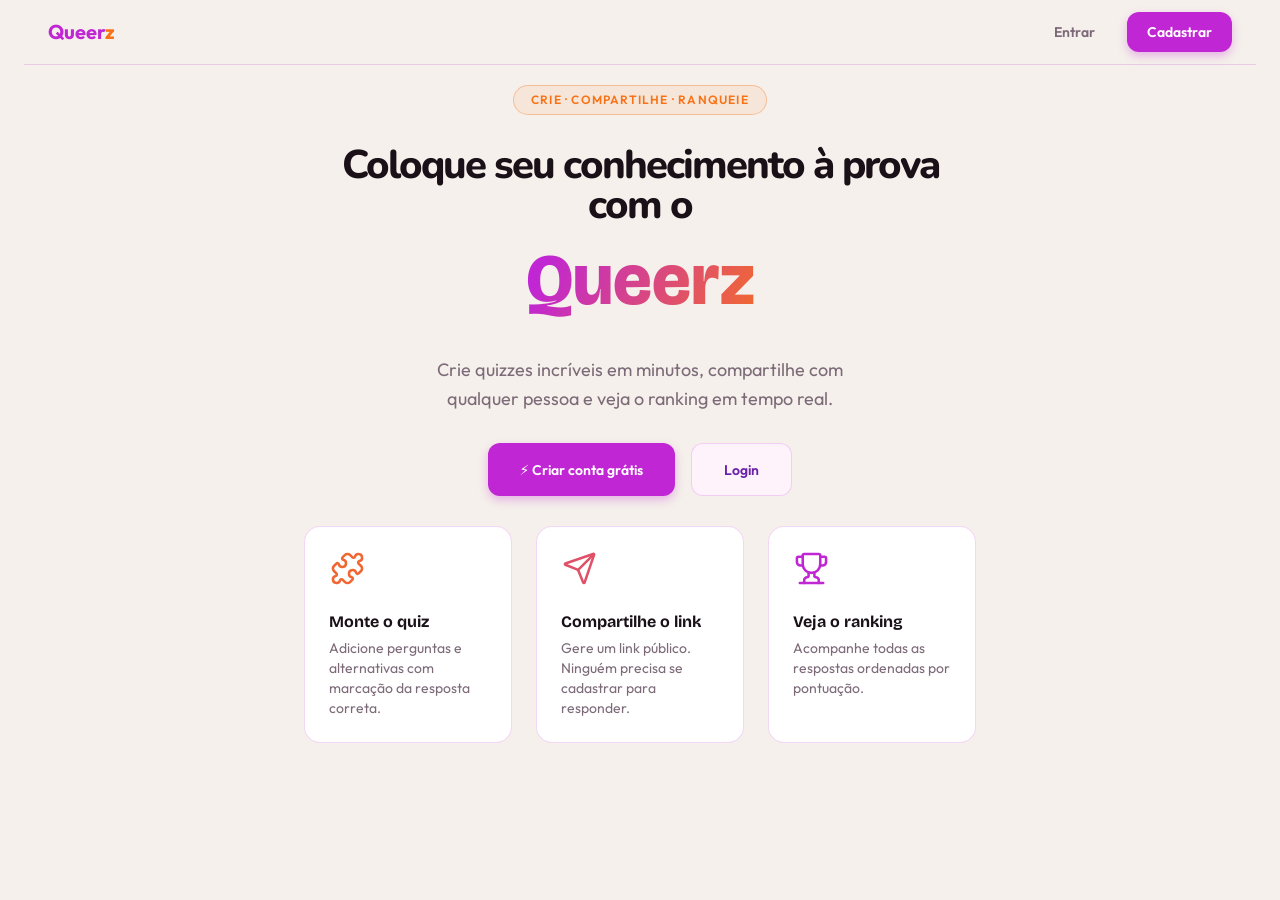
<file: demo/src/main/resources/statics/index.html>
<!DOCTYPE html>
<html lang="pt-BR">
<head>
  <meta charset="UTF-8" />
  <meta name="viewport" content="width=device-width, initial-scale=1" />
  <title>Queerz — Crie, compartilhe e ranqueie</title>
  <link rel="preconnect" href="https://fonts.googleapis.com" />
  <link rel="preconnect" href="https://fonts.gstatic.com" crossorigin />
  <link
    href="https://fonts.googleapis.com/css2?family=Bricolage+Grotesque:opsz,wght@12..96,700;12..96,800&family=Nunito:wght@700;800&family=Outfit:wght@400;500;600;700&display=swap"
    rel="stylesheet"
  />
  <link rel="stylesheet" href="css/styles.css" />
</head>
<body>
  <div class="app">
    <header class="navbar">
      <a class="logo" href="index.html" aria-label="Queerz — página inicial">Queer<span>z</span></a>
      <nav class="navbar__actions" aria-label="Principal">
        <a class="btn btn--ghost" href="login.html">Entrar</a>
        <a class="btn btn--primary" href="cadastro.html">Cadastrar</a>
      </nav>
    </header>

    <main class="hero">
      <span class="badge">Crie · Compartilhe · Ranqueie</span>

      <h1 class="hero__title">
        <span class="hero__headline">Coloque seu conhecimento à prova com o</span>
        <span class="hero__brand">Queerz</span>
      </h1>

      <p class="hero__text">
        Crie quizzes incríveis em minutos, compartilhe com qualquer pessoa e veja o ranking em tempo real.
      </p>

      <div class="hero__actions">
        <a class="btn btn--primary btn--lg" href="cadastro.html">⚡ Criar conta grátis</a>
        <a class="btn btn--secondary btn--lg" href="login.html">Login</a>
      </div>

      <section class="features" aria-label="Como funciona">
        <article class="card feature">
          <img class="feature__icon" data-icon src="assets/icon-puzzle.svg" width="36" height="35" alt="" />
          <h2 class="feature__title">Monte o quiz</h2>
          <p class="feature__text">Adicione perguntas e alternativas com marcação da resposta correta.</p>
        </article>

        <article class="card feature">
          <img class="feature__icon" data-icon src="assets/icon-send.svg" width="36" height="35" alt="" />
          <h2 class="feature__title">Compartilhe o link</h2>
          <p class="feature__text">Gere um link público. Ninguém precisa se cadastrar para responder.</p>
        </article>

        <article class="card feature">
          <img class="feature__icon" data-icon src="assets/icon-trophy.svg" width="36" height="35" alt="" />
          <h2 class="feature__title">Veja o ranking</h2>
          <p class="feature__text">Acompanhe todas as respostas ordenadas por pontuação.</p>
        </article>
      </section>
    </main>
  </div>
  <script src="js/icons.js"></script>
</body>
</html>
</file>
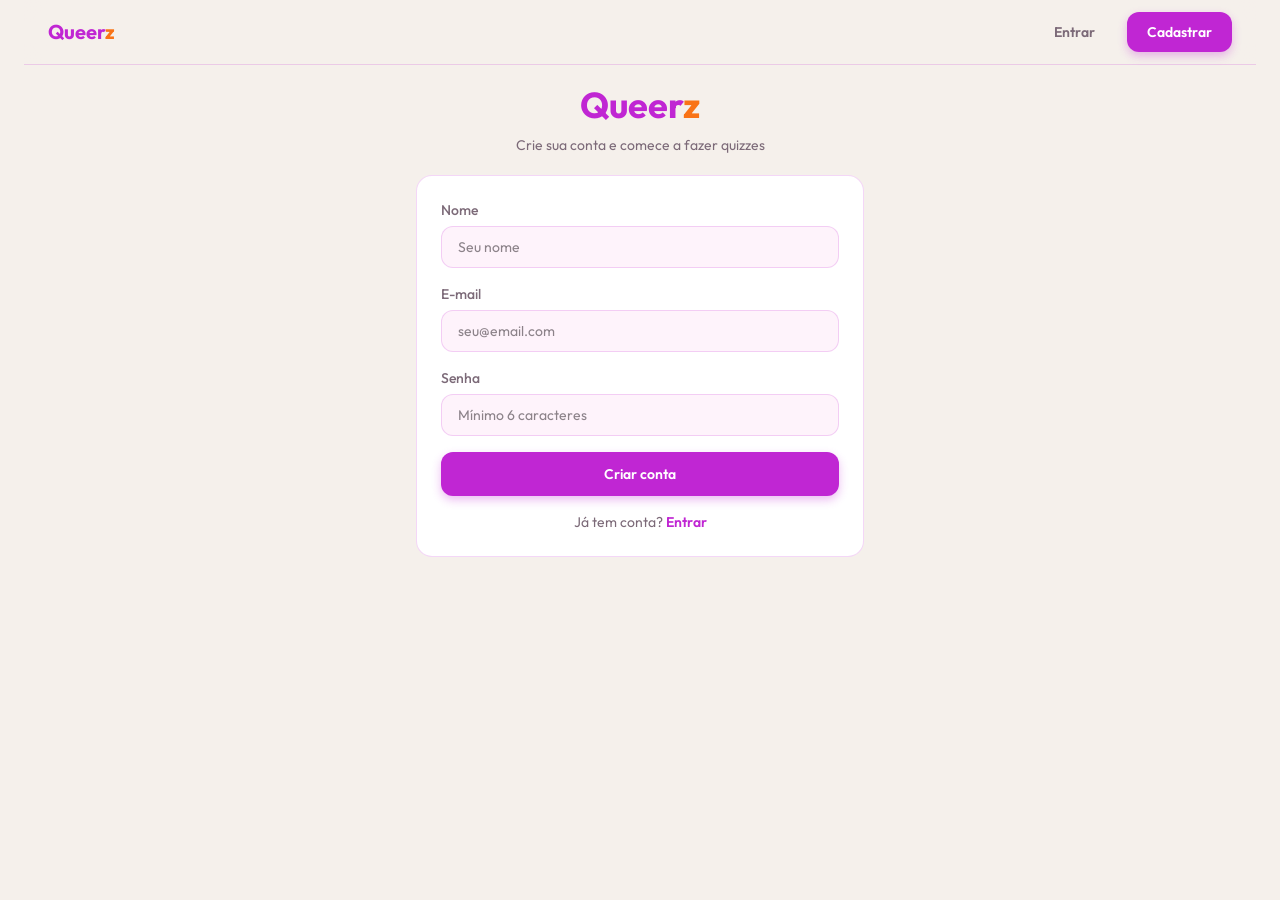
<file: demo/src/main/resources/statics/cadastro.html>
<!DOCTYPE html>
<html lang="pt-BR">
<head>
  <meta charset="UTF-8" />
  <meta name="viewport" content="width=device-width, initial-scale=1" />
  <title>Criar conta — Queerz</title>
  <link rel="preconnect" href="https://fonts.googleapis.com" />
  <link rel="preconnect" href="https://fonts.gstatic.com" crossorigin />
  <link
    href="https://fonts.googleapis.com/css2?family=Bricolage+Grotesque:opsz,wght@12..96,700;12..96,800&family=Nunito:wght@700;800&family=Outfit:wght@400;500;600;700&display=swap"
    rel="stylesheet"
  />
  <link rel="stylesheet" href="css/styles.css" />
</head>
<body>
  <div class="app">
    <header class="navbar">
      <a class="logo" href="index.html" aria-label="Queerz — página inicial">Queer<span>z</span></a>
      <nav class="navbar__actions" aria-label="Principal">
        <a class="btn btn--ghost" href="login.html">Entrar</a>
        <a class="btn btn--primary" href="cadastro.html" aria-current="page">Cadastrar</a>
      </nav>
    </header>

    <main class="auth">
      <div class="auth__header">
        <div class="logo logo--lg">Queer<span>z</span></div>
        <p class="auth__subtitle">Crie sua conta e comece a fazer quizzes</p>
      </div>

      <div class="card">
        <p class="alert alert--error" id="form-error" role="alert" hidden></p>

        <form class="form form--tight" id="register-form" novalidate>
          <div class="field">
            <label class="field__label" for="name">Nome</label>
            <input class="field__input" id="name" name="name" type="text" placeholder="Seu nome" autocomplete="name" />
            <p class="field__error" id="name-error" hidden></p>
          </div>

          <div class="field">
            <label class="field__label" for="email">E-mail</label>
            <input class="field__input" id="email" name="email" type="email" placeholder="seu@email.com" autocomplete="email" />
            <p class="field__error" id="email-error" hidden></p>
          </div>

          <div class="field">
            <label class="field__label" for="password">Senha</label>
            <input class="field__input" id="password" name="password" type="password" placeholder="Mínimo 6 caracteres" autocomplete="new-password" />
            <p class="field__error" id="password-error" hidden></p>
          </div>

          <!-- Só este botão cria a conta -->
          <button class="btn btn--primary btn--block" type="submit" id="submit-btn">Criar conta</button>
        </form>

        <p class="card__footer">
          Já tem conta? <a class="link" href="login.html">Entrar</a>
        </p>
      </div>
    </main>
  </div>

  <script src="js/mock-api.js"></script>
  <script src="js/cadastro.js"></script>
</body>
</html>
</file>
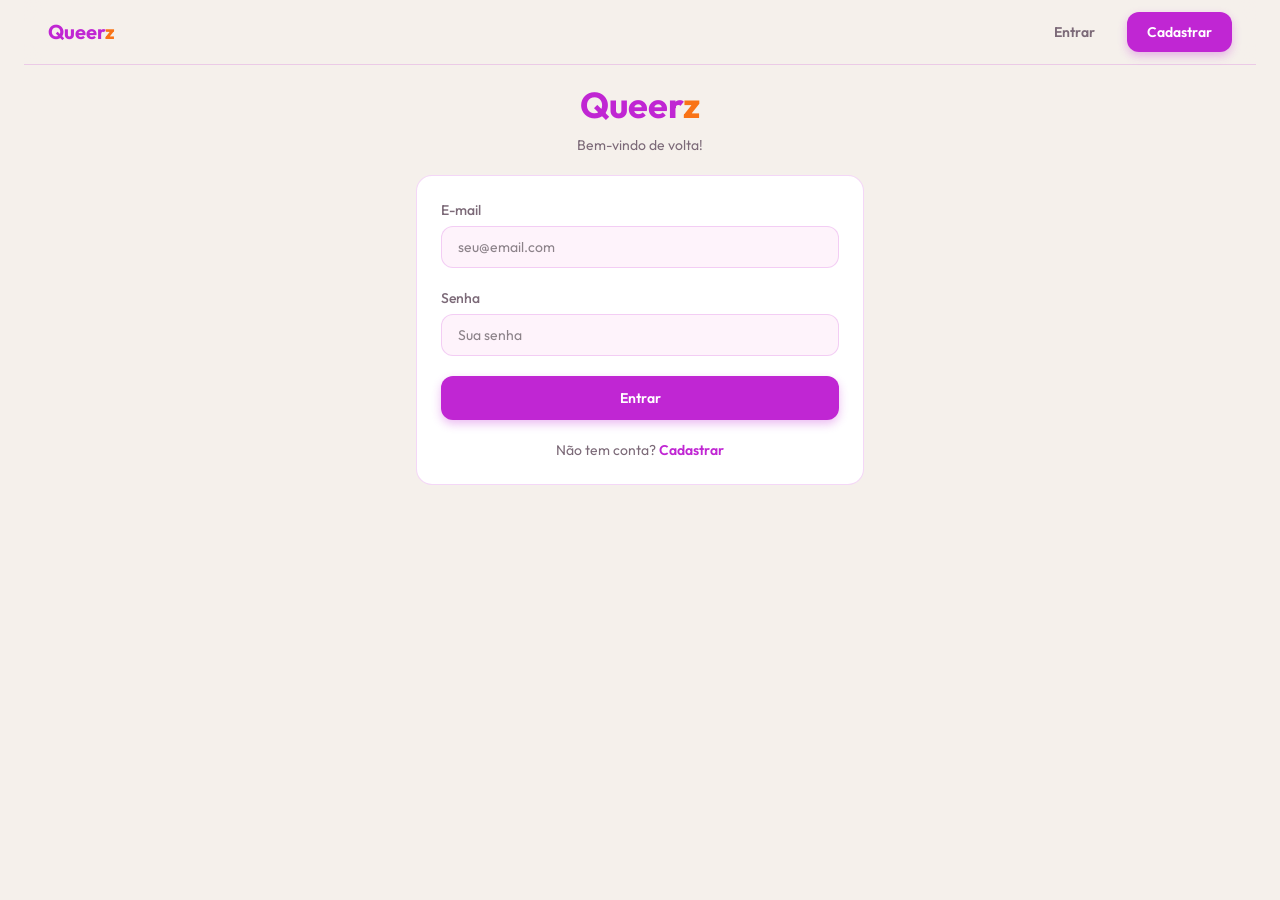
<file: demo/src/main/resources/statics/editor.html>
<!DOCTYPE html>
<html lang="pt-BR">
<head>
  <meta charset="UTF-8" />
  <meta name="viewport" content="width=device-width, initial-scale=1" />
  <title>Criar quiz — Queerz</title>
  <link rel="preconnect" href="https://fonts.googleapis.com" />
  <link rel="preconnect" href="https://fonts.gstatic.com" crossorigin />
  <link
    href="https://fonts.googleapis.com/css2?family=Bricolage+Grotesque:opsz,wght@12..96,700;12..96,800&family=Nunito:wght@700;800&family=Outfit:wght@400;500;600;700&display=swap"
    rel="stylesheet"
  />
  <link rel="stylesheet" href="css/styles.css" />
</head>
<body>
  <div class="app">
    <header class="navbar">
      <a class="logo" href="meus-quizzes.html" aria-label="Queerz — meus quizzes">Queer<span>z</span></a>
      <nav class="navbar__actions" aria-label="Principal">
        <span class="navbar__user" id="user-name">Olá,</span>
        <a class="btn btn--ghost" href="publicos.html">Quizzes públicos</a>
        <a class="btn btn--ghost" href="meus-quizzes.html">Meus Quizzes</a>
        <button class="btn btn--soft" type="button" id="logout-btn">Sair</button>
      </nav>
    </header>

    <main class="editor">
      <div class="editor__head">
        <a class="btn btn--ghost" href="meus-quizzes.html" id="back-btn">← Voltar</a>
        <h1 class="editor__title" id="page-title">Criar Quiz</h1>
      </div>

      <form class="editor__body" id="quiz-form" novalidate>
        <section class="card card--info">
          <h2 class="card__title">Informações do Quiz</h2>

          <div class="field">
            <label class="field__label" for="quiz-title">Título</label>
            <input class="field__input" id="quiz-title" type="text" placeholder="Ex: Quiz de Geografia" maxlength="120" autocomplete="off" />
          </div>

          <div class="field">
            <label class="field__label" for="quiz-description">Descrição (opcional)</label>
            <input class="field__input" id="quiz-description" type="text" placeholder="Uma breve descrição do quiz..." maxlength="200" autocomplete="off" />
          </div>
        </section>

        <!-- Perguntas (criadas pelo JS) -->
        <div id="questions" class="questions"></div>

        <button class="btn btn--dashed" type="button" id="add-question">+ Adicionar Pergunta</button>

        <p class="alert alert--error" id="form-error" role="alert" hidden></p>

        <div class="editor__footer">
          <a class="btn btn--ghost" href="meus-quizzes.html" id="cancel-btn">Cancelar</a>
          <button class="btn btn--orange btn--wide" type="submit" id="save-btn">Salvar Quiz</button>
        </div>
      </form>
    </main>
  </div>

  <script src="js/mock-api.js"></script>
  <script src="js/quiz-store.js"></script>
  <script src="js/shell.js"></script>
  <script src="js/icons.js"></script>
  <script src="js/editor.js"></script>
</body>
</html>
</file>
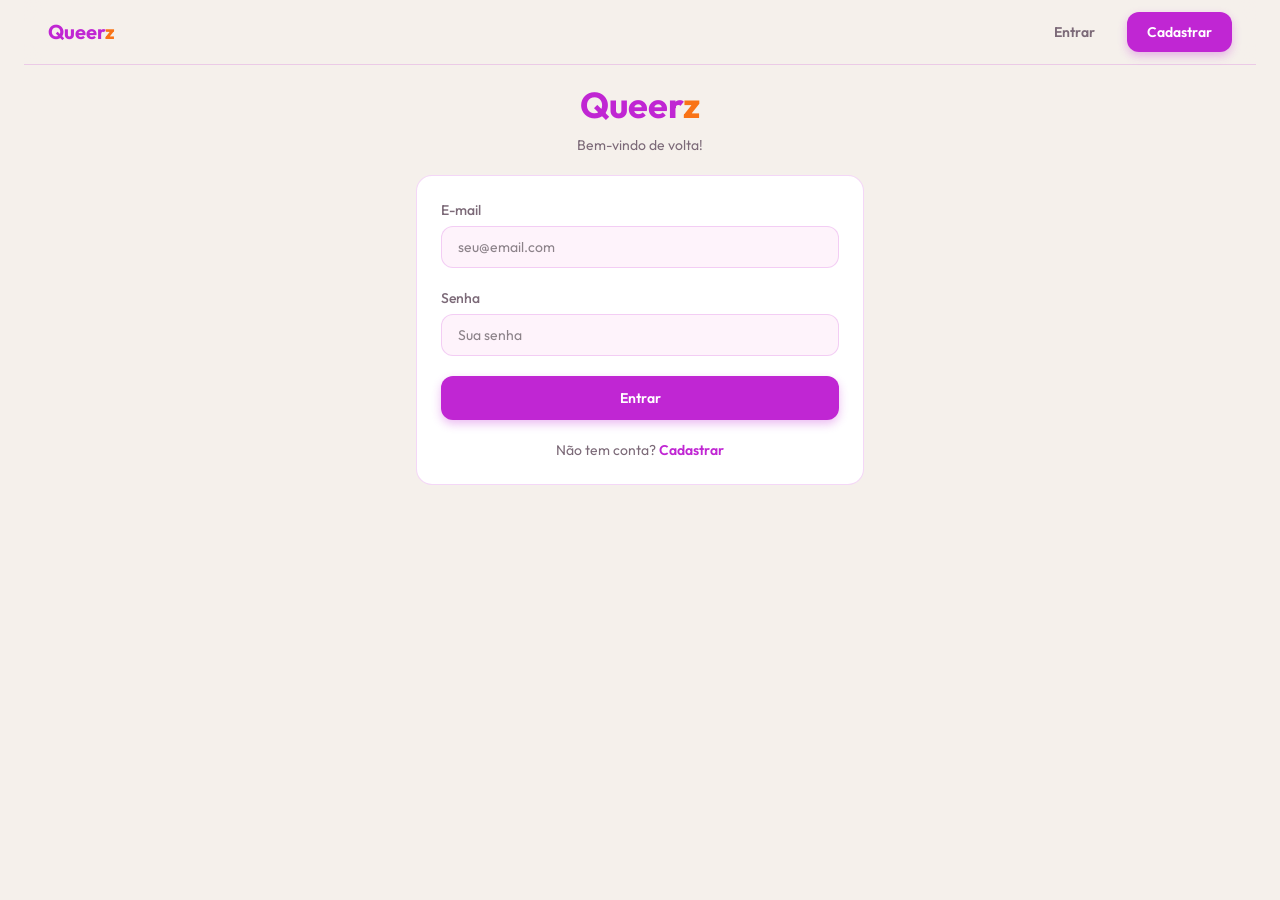
<file: demo/src/main/resources/statics/login.html>
<!DOCTYPE html>
<html lang="pt-BR">
<head>
  <meta charset="UTF-8" />
  <meta name="viewport" content="width=device-width, initial-scale=1" />
  <title>Entrar — Queerz</title>
  <link rel="preconnect" href="https://fonts.googleapis.com" />
  <link rel="preconnect" href="https://fonts.gstatic.com" crossorigin />
  <link
    href="https://fonts.googleapis.com/css2?family=Bricolage+Grotesque:opsz,wght@12..96,700;12..96,800&family=Nunito:wght@700;800&family=Outfit:wght@400;500;600;700&display=swap"
    rel="stylesheet"
  />
  <link rel="stylesheet" href="css/styles.css" />
</head>
<body>
  <div class="app">
    <header class="navbar">
      <a class="logo" href="index.html" aria-label="Queerz — página inicial">Queer<span>z</span></a>
      <nav class="navbar__actions" aria-label="Principal">
        <a class="btn btn--ghost" href="login.html" aria-current="page">Entrar</a>
        <a class="btn btn--primary" href="cadastro.html">Cadastrar</a>
      </nav>
    </header>

    <main class="auth">
      <div class="auth__header">
        <div class="logo logo--lg">Queer<span>z</span></div>
        <p class="auth__subtitle">Bem-vindo de volta!</p>
      </div>

      <div class="card">
        <p class="alert alert--success" id="form-success" role="status" hidden></p>
        <p class="alert alert--error" id="form-error" role="alert" hidden></p>

        <form class="form" id="login-form" novalidate>
          <div class="field">
            <label class="field__label" for="email">E-mail</label>
            <input class="field__input" id="email" name="email" type="email" placeholder="seu@email.com" autocomplete="email" />
            <p class="field__error" id="email-error" hidden></p>
          </div>

          <div class="field">
            <label class="field__label" for="password">Senha</label>
            <input class="field__input" id="password" name="password" type="password" placeholder="Sua senha" autocomplete="current-password" />
            <p class="field__error" id="password-error" hidden></p>
          </div>

          <button class="btn btn--primary btn--block" type="submit" id="submit-btn">Entrar</button>
        </form>

        <p class="card__footer">
          Não tem conta? <a class="link" href="cadastro.html">Cadastrar</a>
        </p>
      </div>
    </main>
  </div>

  <script src="js/mock-api.js"></script>
  <script src="js/login.js"></script>
</body>
</html>
</file>
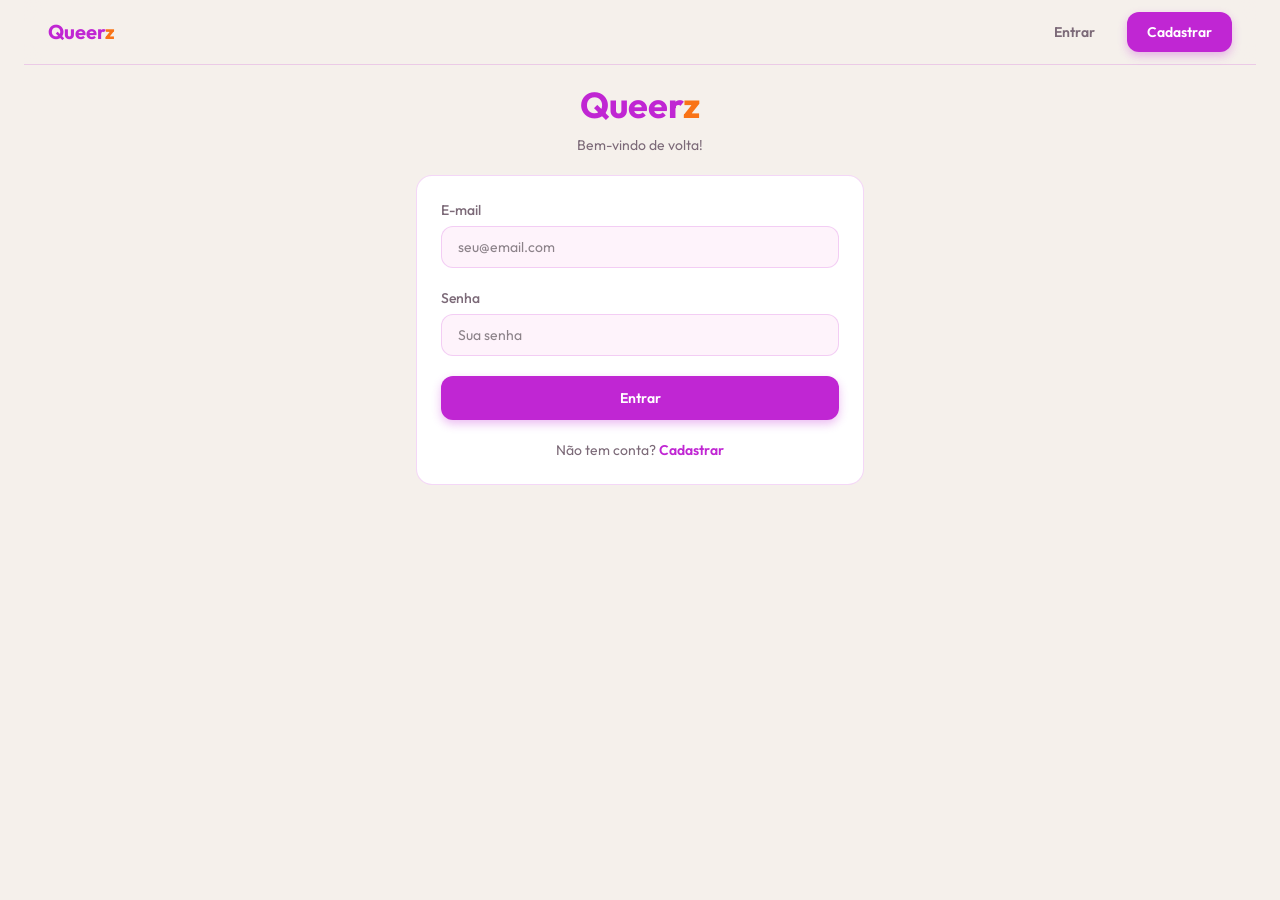
<file: demo/src/main/resources/statics/meus-quizzes.html>
<!DOCTYPE html>
<html lang="pt-BR">
<head>
  <meta charset="UTF-8" />
  <meta name="viewport" content="width=device-width, initial-scale=1" />
  <title>Meus quizzes — Queerz</title>
  <link rel="preconnect" href="https://fonts.googleapis.com" />
  <link rel="preconnect" href="https://fonts.gstatic.com" crossorigin />
  <link
    href="https://fonts.googleapis.com/css2?family=Bricolage+Grotesque:opsz,wght@12..96,700;12..96,800&family=Nunito:wght@700;800&family=Outfit:wght@400;500;600;700&display=swap"
    rel="stylesheet"
  />
  <link rel="stylesheet" href="css/styles.css" />
</head>
<body>
  <div class="app">
    <header class="navbar">
      <a class="logo" href="meus-quizzes.html" aria-label="Queerz — meus quizzes">Queer<span>z</span></a>
      <nav class="navbar__actions" aria-label="Principal">
        <span class="navbar__user" id="user-name">Olá,</span>
        <a class="btn btn--ghost" href="publicos.html">Quizzes públicos</a>
        <a class="btn btn--ghost" href="meus-quizzes.html" aria-current="page">Meus Quizzes</a>
        <button class="btn btn--soft" type="button" id="logout-btn">Sair</button>
      </nav>
    </header>

    <main class="page">
      <div class="page-head is-empty" id="page-head">
        <div>
          <h1 class="page-title">Meus Quizzes</h1>
          <p class="page-subtitle" id="quiz-count">0 quizzes criados</p>
        </div>
        <a class="btn btn--orange" href="editor.html">+ Novo Quiz</a>
      </div>

      <!-- Estado vazio -->
      <section class="card empty" id="empty-state">
        <img class="empty__icon" data-icon src="assets/icon-empty.svg" width="41" height="41" alt="" />
        <h2 class="empty__title">Nenhum quiz ainda</h2>
        <p class="empty__text">Crie seu primeiro quiz e compartilhe com o mundo!</p>
        <a class="btn btn--primary" href="editor.html">Criar primeiro quiz</a>
      </section>

      <!-- Lista de quizzes (preenchida pelo JS) -->
      <section class="quiz-list" id="quiz-list" aria-label="Seus quizzes" hidden></section>
    </main>
  </div>

  <script src="js/mock-api.js"></script>
  <script src="js/quiz-store.js"></script>
  <script src="js/shell.js"></script>
  <script src="js/icons.js"></script>
  <script src="js/meus-quizzes.js"></script>
</body>
</html>
</file>
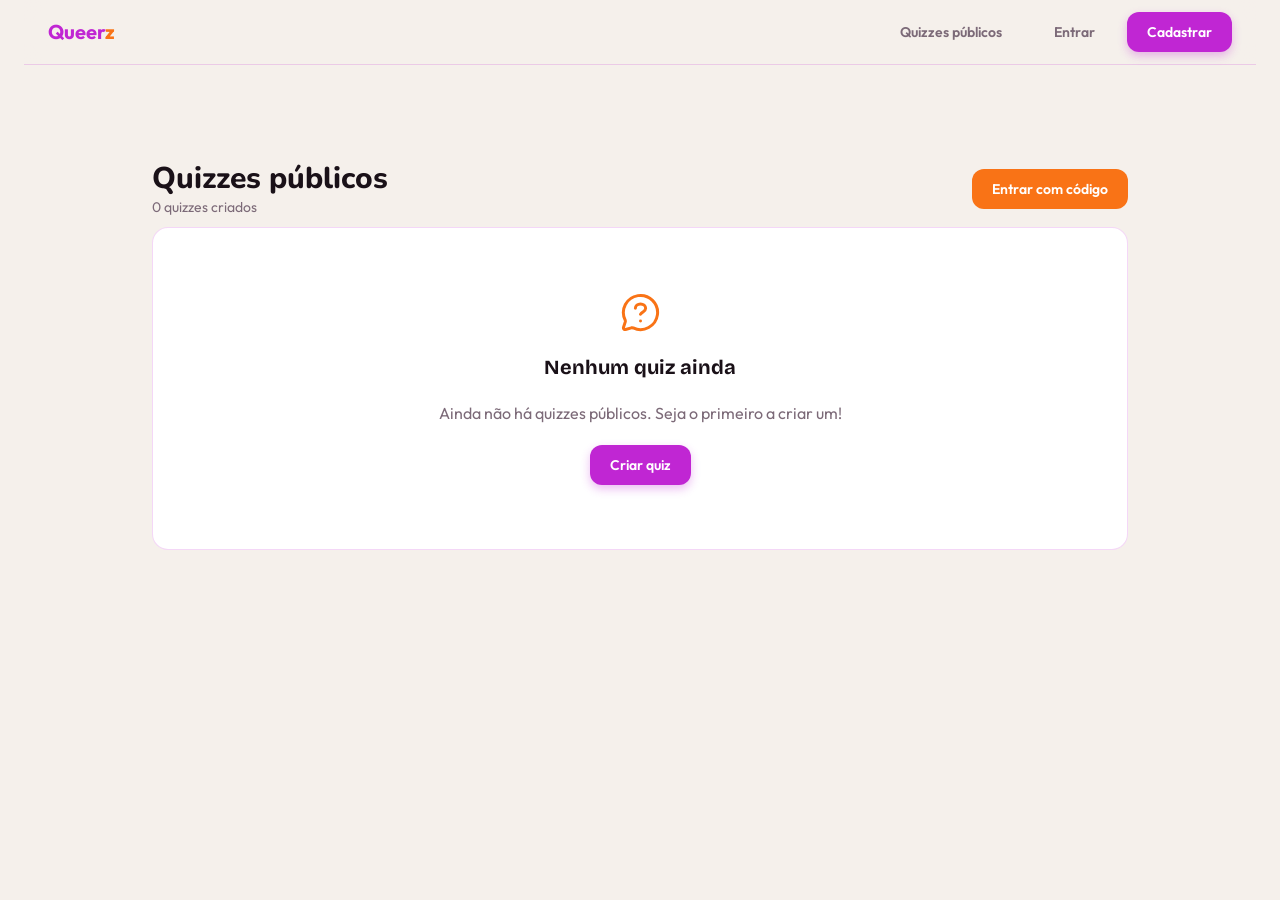
<file: demo/src/main/resources/statics/publicos.html>
<!DOCTYPE html>
<html lang="pt-BR">
<head>
  <meta charset="UTF-8" />
  <meta name="viewport" content="width=device-width, initial-scale=1" />
  <title>Quizzes públicos — Queerz</title>
  <link rel="preconnect" href="https://fonts.googleapis.com" />
  <link rel="preconnect" href="https://fonts.gstatic.com" crossorigin />
  <link
    href="https://fonts.googleapis.com/css2?family=Bricolage+Grotesque:opsz,wght@12..96,700;12..96,800&family=Nunito:wght@700;800&family=Outfit:wght@400;500;600;700&display=swap"
    rel="stylesheet"
  />
  <link rel="stylesheet" href="css/styles.css" />
</head>
<body>
  <div class="app">
    <header class="navbar">
      <a class="logo" href="index.html" aria-label="Queerz — página inicial">Queer<span>z</span></a>
      <nav class="navbar__actions" aria-label="Principal">
        <span class="navbar__user" id="user-name" hidden></span>
        <a class="btn btn--ghost" href="publicos.html" aria-current="page">Quizzes públicos</a>
        <a class="btn btn--ghost" href="meus-quizzes.html" id="my-quizzes-link" hidden>Meus Quizzes</a>
        <button class="btn btn--soft" type="button" id="logout-btn" hidden>Sair</button>
        <a class="btn btn--ghost" href="login.html" id="login-link" hidden>Entrar</a>
        <a class="btn btn--primary" href="cadastro.html" id="signup-link" hidden>Cadastrar</a>
      </nav>
    </header>

    <main class="page">
      <div class="page-head" id="page-head">
        <div>
          <h1 class="page-title">Quizzes públicos</h1>
          <p class="page-subtitle" id="quiz-count">0 quizzes criados</p>
        </div>
        <button class="btn btn--orange" type="button" id="open-code">Entrar com código</button>
      </div>

      <section class="card empty" id="empty-state" hidden>
        <img class="empty__icon" data-icon src="assets/icon-empty.svg" width="41" height="41" alt="" />
        <h2 class="empty__title">Nenhum quiz ainda</h2>
        <p class="empty__text">Ainda não há quizzes públicos. Seja o primeiro a criar um!</p>
        <a class="btn btn--primary" href="editor.html">Criar quiz</a>
      </section>

      <section class="quiz-list" id="quiz-list" aria-label="Quizzes públicos" hidden></section>
    </main>
  </div>

  <!-- Janela: Entrar com código -->
  <dialog class="dialog" id="code-dialog" aria-labelledby="code-title">
    <form id="code-form" novalidate>
      <h2 class="dialog__title" id="code-title">Entrar com código</h2>
      <p class="dialog__text">Digite o código de 6 dígitos do quiz.</p>

      <div class="field">
        <label class="field__label" for="code-input">Código do quiz</label>
        <input class="field__input field__input--code" id="code-input" type="text" inputmode="numeric" maxlength="6" placeholder="000000" autocomplete="off" />
        <p class="field__error" id="code-error" hidden></p>
      </div>

      <div class="dialog__actions">
        <button class="btn btn--ghost" type="button" id="code-cancel">Cancelar</button>
        <button class="btn btn--orange" type="submit">Entrar</button>
      </div>
    </form>
  </dialog>

  <script src="js/mock-api.js"></script>
  <script src="js/quiz-store.js"></script>
  <script src="js/shell.js"></script>
  <script src="js/icons.js"></script>
  <script src="js/publicos.js"></script>
</body>
</html>
</file>
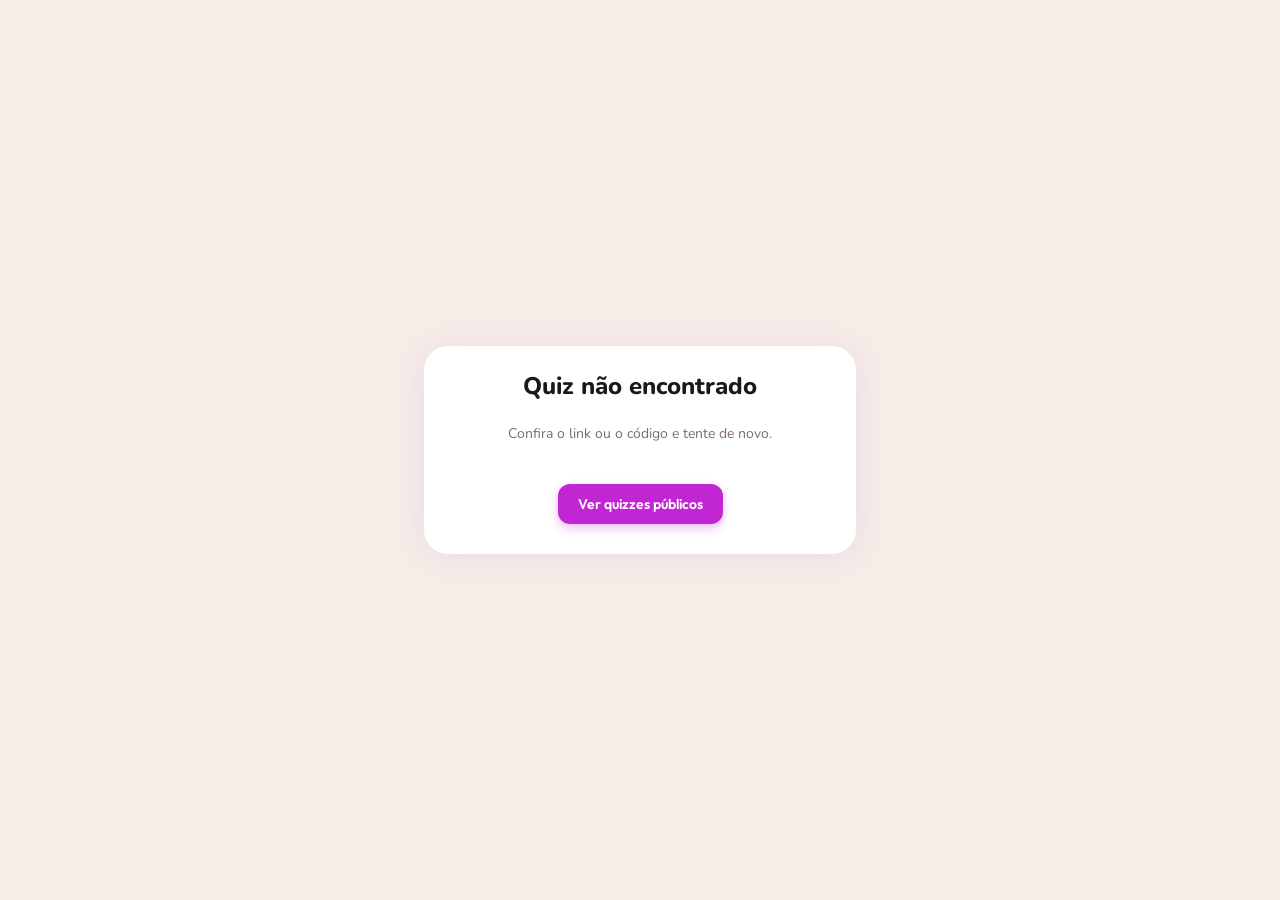
<file: demo/src/main/resources/statics/quiz.html>
<!DOCTYPE html>
<html lang="pt-BR">
<head>
  <meta charset="UTF-8" />
  <meta name="viewport" content="width=device-width, initial-scale=1" />
  <title>Participar do quiz — Queerz</title>
  <link rel="preconnect" href="https://fonts.googleapis.com" />
  <link rel="preconnect" href="https://fonts.gstatic.com" crossorigin />
  <link
    href="https://fonts.googleapis.com/css2?family=Nunito:wght@600;700;800;900&family=Outfit:wght@400;500;600;700;900&display=swap"
    rel="stylesheet"
  />
  <link rel="stylesheet" href="css/styles.css" />
  <link rel="stylesheet" href="css/game.css" />
</head>
<body class="game">
  <!-- Quiz não encontrado -->
  <section class="intro" id="view-notfound" hidden>
    <div class="intro__card notfound">
      <h1>Quiz não encontrado</h1>
      <p>Confira o link ou o código e tente de novo.</p>
      <a class="btn btn--primary" href="publicos.html">Ver quizzes públicos</a>
    </div>
  </section>

  <!-- Antes de começar: nome do participante -->
  <section class="intro" id="view-intro" hidden>
    <div class="intro__logo" aria-label="Queerz">Queer<span>z</span></div>

    <div class="intro__card">
      <div class="intro__tile">
        <img data-icon src="assets/icon-empty.svg" width="41" height="41" alt="" />
      </div>

      <h1 class="intro__title" id="intro-title"></h1>

      <div class="intro__tags">
        <span class="tag tag--people" id="intro-people"></span>
        <span class="tag tag--questions" id="intro-questions"></span>
      </div>

      <form class="intro__form" id="name-form" novalidate>
        <label class="intro__label" for="player-name">Seu nome (aparece no ranking)</label>
        <input class="intro__input" id="player-name" type="text" maxlength="30" placeholder="Como quer ser chamado?" autocomplete="nickname" />
        <button class="intro__submit" id="start-btn" type="submit" disabled>Começar Quiz</button>
      </form>
    </div>

    <a class="intro__back" href="publicos.html">← Voltar para os quizzes públicos</a>
  </section>

  <!-- Durante o jogo -->
  <div id="view-game" hidden>
    <header class="g-header">
      <span class="g-logo">Queerz</span>
      <div class="g-header__right">
        <span class="g-name" id="g-name"></span>
        <span class="g-pill" id="g-pill"></span>
      </div>
    </header>
    <div class="g-progress"><div class="g-progress__bar" id="g-bar"></div></div>
    <main id="g-main"></main>
  </div>

  <script src="js/mock-api.js"></script>
  <script src="js/quiz-store.js"></script>
  <script src="js/game.js"></script>
  <script src="js/icons.js"></script>
  <script src="js/quiz.js"></script>
</body>
</html>
</file>
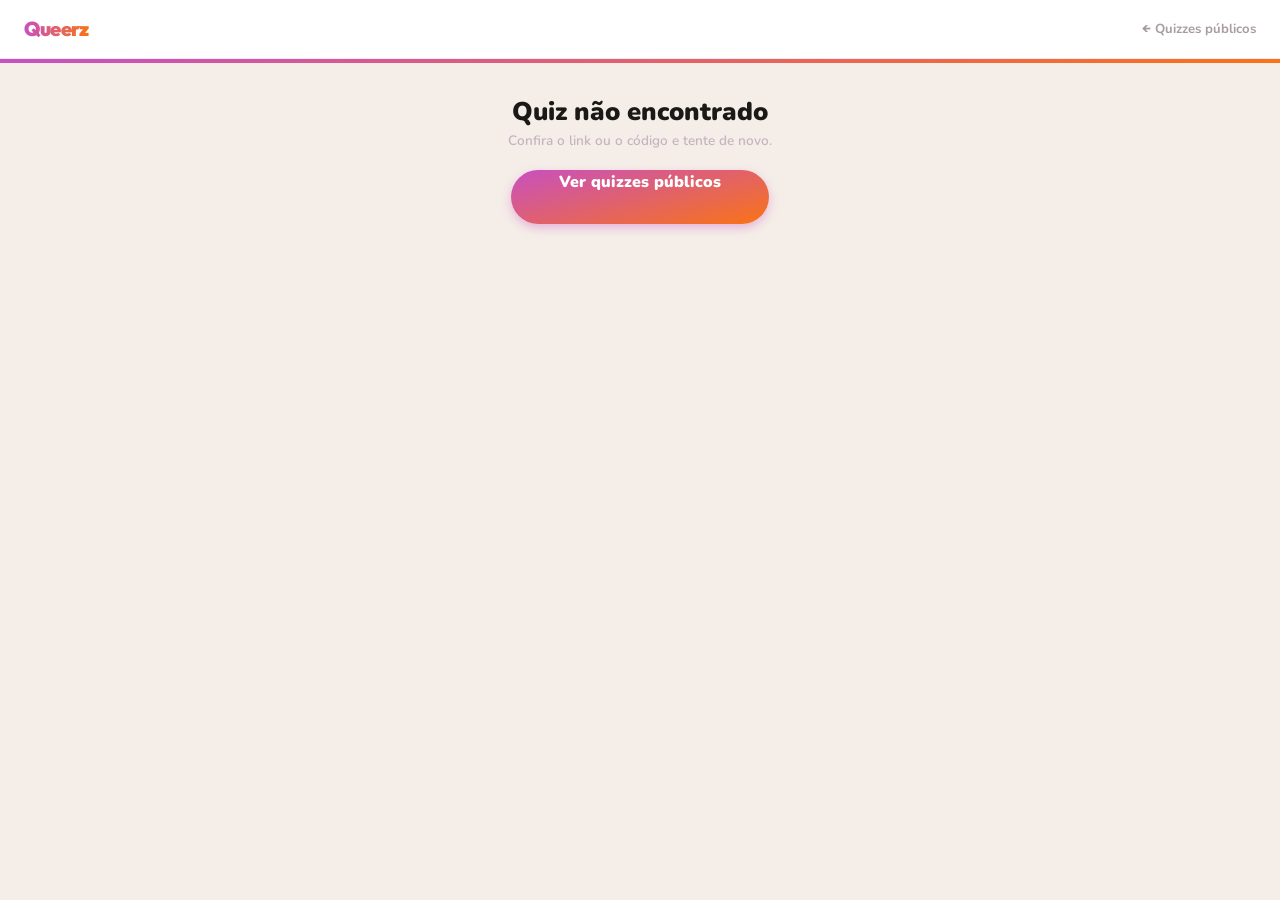
<file: demo/src/main/resources/statics/ranking.html>
<!DOCTYPE html>
<html lang="pt-BR">
<head>
  <meta charset="UTF-8" />
  <meta name="viewport" content="width=device-width, initial-scale=1" />
  <title>Ranking — Queerz</title>
  <link rel="preconnect" href="https://fonts.googleapis.com" />
  <link rel="preconnect" href="https://fonts.gstatic.com" crossorigin />
  <link
    href="https://fonts.googleapis.com/css2?family=Nunito:wght@600;700;800;900&family=Outfit:wght@400;500;600;700;900&display=swap"
    rel="stylesheet"
  />
  <link rel="stylesheet" href="css/styles.css" />
  <link rel="stylesheet" href="css/game.css" />
</head>
<body class="game">
  <header class="g-header">
    <a class="g-logo" href="index.html" aria-label="Queerz — página inicial">Queerz</a>
    <div class="g-header__right">
      <a class="g-link" href="publicos.html">← Quizzes públicos</a>
    </div>
  </header>
  <div class="g-progress"><div class="g-progress__bar" style="width: 100%"></div></div>

  <main class="g-main g-main--narrow" id="ranking-main" hidden>
    <div class="final">
      <span class="q-tag">Ranking</span>
      <h1 class="final__name" id="rk-title"></h1>
      <div class="final__hits" id="rk-meta"></div>
    </div>

    <ol class="rank" id="rk-list"></ol>

    <div class="g-actions g-actions--row">
      <a class="g-btn g-btn--ghost" href="publicos.html">Voltar</a>
      <a class="g-btn" id="rk-play" href="quiz.html">Participar do quiz</a>
    </div>
  </main>

  <main class="g-main g-main--narrow" id="rk-notfound" hidden>
    <div class="final">
      <h1 class="final__name">Quiz não encontrado</h1>
      <div class="final__hits">Confira o link ou o código e tente de novo.</div>
    </div>
    <div class="g-actions">
      <a class="g-btn" href="publicos.html">Ver quizzes públicos</a>
    </div>
  </main>

  <script src="js/mock-api.js"></script>
  <script src="js/quiz-store.js"></script>
  <script src="js/game.js"></script>
  <script src="js/ranking.js"></script>
</body>
</html>
</file>
<file: demo/src/main/resources/statics/css/styles.css>
/* ==========================================================
   Queerz — estilos compartilhados
   Tokens extraídos do Figma (arquivo "prototipo-queers")
   ========================================================== */

:root {
  /* Cores */
  --color-bg: #f5f0eb;
  --color-primary: #c026d3;
  --color-accent: #f97316;
  --color-text: #1a1118;
  --color-text-muted: #7c6a78;
  --color-placeholder: rgba(26, 17, 24, 0.5);
  --color-surface: #ffffff;
  --color-surface-soft: #fef3fb;
  --color-on-soft: #6b21a8;
  --color-border: rgba(192, 38, 211, 0.18);
  --color-navbar-bg: rgba(245, 240, 235, 0.88);
  --color-error: #b91c1c;
  --color-error-bg: #fef2f2;
  --color-success: #15803d;
  --color-success-bg: #f0fdf4;

  /* Tipografia */
  --font-body: "Outfit", system-ui, sans-serif;
  --font-display: "Bricolage Grotesque", "Outfit", system-ui, sans-serif;
  --font-headline: "Nunito", "Outfit", system-ui, sans-serif;

  /* Espaçamentos */
  --space-1: 4px;
  --space-2: 6px;
  --space-3: 10px;
  --space-4: 12px;
  --space-5: 16px;
  --space-6: 20px;
  --space-7: 24px;
  --space-8: 30px;

  /* Raios, bordas e sombras */
  --radius-md: 12px;
  --radius-lg: 16px;
  --radius-pill: 999px;
  --border: 0.8px solid var(--color-border);
  --shadow-primary: 0 4px 10px rgba(192, 38, 211, 0.3);
}

*,
*::before,
*::after {
  box-sizing: border-box;
}

html {
  -webkit-text-size-adjust: 100%;
}

body {
  margin: 0;
  min-height: 100vh;
  background: var(--color-bg);
  color: var(--color-text);
  font-family: var(--font-body);
  font-size: 14px;
  line-height: 20px;
}

a {
  color: inherit;
  text-decoration: none;
}

button {
  font: inherit;
  color: inherit;
}

.app {
  padding: 0 var(--space-7);
}

/* ---------- Logo ---------- */
.logo {
  font-family: var(--font-body);
  font-weight: 700;
  color: var(--color-primary);
  font-size: 20px;
  line-height: 28px;
  white-space: nowrap;
}

.logo span {
  color: var(--color-accent);
}

.logo--lg {
  font-size: 36px;
  line-height: 40px;
}

/* ---------- Navbar ---------- */
.navbar {
  position: sticky;
  top: 0;
  z-index: 10;
  display: flex;
  align-items: center;
  justify-content: space-between;
  height: 64.8px;
  padding: var(--space-4) var(--space-7);
  background: var(--color-navbar-bg);
  -webkit-backdrop-filter: blur(12px);
  backdrop-filter: blur(12px);
  border-bottom: var(--border);
}

.navbar__actions {
  display: flex;
  align-items: center;
  gap: var(--space-4);
}

/* ---------- Botões ---------- */
.btn {
  display: inline-flex;
  align-items: center;
  justify-content: center;
  padding: var(--space-3) var(--space-6);
  border: 0;
  border-radius: var(--radius-md);
  background: transparent;
  font-family: var(--font-body);
  font-size: 14px;
  font-weight: 600;
  line-height: 20px;
  text-align: center;
  white-space: nowrap;
  cursor: pointer;
  transition: transform 0.12s ease, filter 0.12s ease, background 0.12s ease;
}

.btn:hover {
  filter: brightness(1.05);
}

.btn:active {
  transform: translateY(1px);
}

.btn:focus-visible,
.link:focus-visible {
  outline: 2px solid var(--color-primary);
  outline-offset: 2px;
}

.btn--ghost {
  color: var(--color-text-muted);
}

.btn--ghost:hover {
  background: var(--color-surface-soft);
  filter: none;
}

.btn--primary {
  background: var(--color-primary);
  color: #fff;
  box-shadow: var(--shadow-primary);
}

.btn--secondary {
  background: var(--color-surface-soft);
  color: var(--color-on-soft);
  border: var(--border);
}

.btn--lg {
  height: 53px;
  padding: 0 32px;
}

.btn--block {
  width: 100%;
  padding-top: var(--space-4);
  padding-bottom: var(--space-4);
}

.btn[disabled] {
  opacity: 0.6;
  cursor: not-allowed;
}

.link {
  color: var(--color-primary);
  font-weight: 600;
  cursor: pointer;
}

.link:hover {
  text-decoration: underline;
}

/* ---------- Cards e formulários ---------- */
.card {
  background: var(--color-surface);
  border: var(--border);
  border-radius: var(--radius-lg);
  padding: var(--space-7);
}

.auth {
  width: 100%;
  max-width: 448px;
  margin: 0 auto;
  padding: var(--space-6) 0;
  display: flex;
  flex-direction: column;
  align-items: center;
}

.auth__header {
  display: flex;
  flex-direction: column;
  align-items: center;
  gap: var(--space-3);
  margin-bottom: var(--space-6);
  text-align: center;
}

.auth__subtitle {
  margin: 0;
  color: var(--color-text-muted);
}

.auth .card {
  width: 100%;
}

.form {
  display: flex;
  flex-direction: column;
  gap: var(--space-6);
}

.form--tight {
  gap: var(--space-5);
}

.field {
  display: flex;
  flex-direction: column;
  gap: var(--space-2);
}

.field__label {
  color: var(--color-text-muted);
  font-weight: 500;
}

.field__input {
  width: 100%;
  height: 42px;
  padding: var(--space-3) var(--space-5);
  background: var(--color-surface-soft);
  border: var(--border);
  border-radius: var(--radius-md);
  font-family: var(--font-body);
  font-size: 14px;
  color: var(--color-text);
  outline: none;
  transition: border-color 0.12s ease, box-shadow 0.12s ease;
}

.field__input::placeholder {
  color: var(--color-placeholder);
}

.field__input:focus {
  border-color: var(--color-primary);
  box-shadow: 0 0 0 3px rgba(192, 38, 211, 0.15);
}

.field__input[aria-invalid="true"] {
  border-color: var(--color-error);
}

.field__error {
  margin: 0;
  color: var(--color-error);
  font-size: 13px;
  line-height: 18px;
}

.card__footer {
  margin: var(--space-6) 0 0;
  text-align: center;
  color: var(--color-text-muted);
}

.form--tight + .card__footer {
  margin-top: var(--space-5);
}

/* ---------- Mensagens de feedback ---------- */
.alert {
  margin: 0 0 var(--space-6);
  padding: var(--space-4) var(--space-5);
  border-radius: var(--radius-md);
  font-size: 14px;
  line-height: 20px;
}

.alert[hidden] {
  display: none;
}

.alert--error {
  background: var(--color-error-bg);
  color: var(--color-error);
  border: 0.8px solid rgba(185, 28, 28, 0.25);
}

.alert--success {
  background: var(--color-success-bg);
  color: var(--color-success);
  border: 0.8px solid rgba(21, 128, 61, 0.25);
}

/* ---------- Tela inicial ---------- */
.hero {
  width: 100%;
  max-width: 672px;
  margin: 0 auto;
  padding: var(--space-6) 0;
  display: flex;
  flex-direction: column;
  align-items: center;
  gap: var(--space-8);
  text-align: center;
}

.badge {
  display: inline-flex;
  align-items: center;
  height: 30px;
  padding: 0 17px;
  background: rgba(249, 115, 22, 0.08);
  border: 0.8px solid rgba(249, 115, 22, 0.35);
  border-radius: var(--radius-pill);
  color: var(--color-accent);
  font-size: 12px;
  font-weight: 600;
  line-height: 16px;
  letter-spacing: 1.2px;
  text-transform: uppercase;
  white-space: nowrap;
}

.hero__title {
  margin: 0;
  display: flex;
  flex-direction: column;
  align-items: center;
  gap: var(--space-3);
}

.hero__headline {
  font-family: var(--font-headline);
  font-weight: 800;
  font-size: clamp(28px, 6vw, 40px);
  line-height: 1;
  letter-spacing: -2px;
  color: var(--color-text);
}

.hero__brand {
  font-family: var(--font-display);
  font-weight: 800;
  font-size: clamp(56px, 12vw, 72px);
  line-height: 90px;
  font-variation-settings: "opsz" 96, "wdth" 100;
  background-image: linear-gradient(114.4deg, #c026d3 11%, #f97316 111.5%);
  -webkit-background-clip: text;
  background-clip: text;
  color: transparent;
  -webkit-text-fill-color: transparent;
}

.hero__text {
  margin: 0;
  max-width: 410px;
  font-size: 18px;
  line-height: 29.25px;
  color: var(--color-text-muted);
}

.hero__actions {
  display: flex;
  flex-wrap: wrap;
  justify-content: center;
  gap: var(--space-5);
}

.features {
  width: 100%;
  display: grid;
  grid-template-columns: repeat(3, minmax(0, 1fr));
  gap: var(--space-7);
}

.feature {
  display: flex;
  flex-direction: column;
  align-items: flex-start;
  text-align: left;
  min-height: 205.6px;
}

.feature__icon {
  display: block;
  width: 36px;
  height: 35px;
  object-fit: contain;
}

.feature__title {
  margin: var(--space-4) 0 0;
  padding-top: var(--space-4);
  font-family: var(--font-display);
  font-weight: 700;
  font-size: 16px;
  line-height: 24px;
  font-variation-settings: "opsz" 14, "wdth" 100;
  color: var(--color-text);
}

.feature__text {
  margin: 0;
  padding-top: var(--space-1);
  color: var(--color-text-muted);
}

/* ---------- Responsivo ---------- */
@media (max-width: 720px) {
  .app {
    padding: 0 var(--space-4);
  }

  .navbar {
    padding: var(--space-4);
  }

  .features {
    grid-template-columns: 1fr;
  }

  .hero__headline {
    letter-spacing: -1px;
  }

  .hero__brand {
    line-height: 1.2;
  }
}

/* ---------- Ícone ausente (placeholder "?") ---------- */
.icon-missing {
  display: inline-flex;
  align-items: center;
  justify-content: center;
  width: 36px;
  height: 35px;
  border: 1.5px dashed var(--color-accent);
  border-radius: var(--radius-md);
  background: rgba(249, 115, 22, 0.08);
  color: var(--color-accent);
  font-family: var(--font-display);
  font-weight: 800;
  font-size: 20px;
  line-height: 1;
  cursor: help;
}

/* ==========================================================
   Telas logadas: Meus quizzes e editor de quiz
   ========================================================== */

.navbar__user {
  max-width: 220px;
  overflow: hidden;
  text-overflow: ellipsis;
  white-space: nowrap;
  color: var(--color-text-muted);
}

.btn--orange {
  background: var(--color-accent);
  color: #fff;
}

.btn--soft {
  background: var(--color-surface-soft);
  border: var(--border);
  color: var(--color-on-soft);
}

.btn--danger {
  background: rgba(251, 44, 54, 0.1);
  border: 0.8px solid rgba(251, 44, 54, 0.3);
  color: var(--color-error);
}

.btn--dashed {
  width: 100%;
  padding: var(--space-4) var(--space-6);
  background: var(--color-surface-soft);
  border: 0.8px dashed var(--color-border);
  color: var(--color-on-soft);
}

.btn__icon {
  display: block;
  flex-shrink: 0;
}

.btn--soft .btn__icon,
.btn--danger .btn__icon {
  margin-right: 6px;
}

.btn--danger .btn__icon {
  margin-right: 0;
}

.icon-missing {
  flex-shrink: 0;
  box-sizing: border-box;
}

/* ---------- Meus quizzes ---------- */
.page {
  width: 100%;
  max-width: 1024px;
  margin: 0 auto;
  padding: 96px var(--space-7) 64px;
  display: flex;
  flex-direction: column;
  gap: var(--space-3);
}

.page-head {
  display: flex;
  align-items: center;
  justify-content: space-between;
  gap: var(--space-5);
}

.page-head.is-empty {
  padding: var(--space-3) 0;
  gap: var(--space-3);
}

.page-title {
  margin: 0;
  font-family: var(--font-headline);
  font-weight: 800;
  font-size: 30px;
  line-height: 36px;
  color: var(--color-text);
}

.page-subtitle {
  margin: 0;
  color: var(--color-text-muted);
}

.page-head.is-empty .page-subtitle {
  margin-top: var(--space-3);
}

.empty {
  display: flex;
  flex-direction: column;
  align-items: center;
  justify-content: center;
  gap: var(--space-6);
  padding: 64px var(--space-7);
  text-align: center;
}

.empty[hidden],
.quiz-list[hidden] {
  display: none;
}

.empty__icon {
  display: block;
  width: 41px;
  height: 41px;
}

.empty__title {
  margin: 0;
  font-family: var(--font-display);
  font-weight: 700;
  font-size: 20px;
  line-height: 28px;
  font-variation-settings: "opsz" 14, "wdth" 100;
  color: var(--color-text);
}

.empty__text {
  margin: 0;
  font-size: 16px;
  line-height: 24px;
  color: var(--color-text-muted);
}

.quiz-list {
  display: flex;
  flex-direction: column;
  gap: var(--space-5);
}

.quiz-card {
  display: flex;
  align-items: center;
  justify-content: space-between;
  flex-wrap: wrap;
  gap: var(--space-7);
}

.quiz-card__info {
  flex: 1 1 320px;
  min-width: 0;
  display: flex;
  flex-direction: column;
  gap: 5px;
}

.quiz-card__title {
  margin: 0;
  font-family: var(--font-headline);
  font-weight: 700;
  font-size: 18px;
  line-height: 28px;
  color: var(--color-text);
  overflow-wrap: anywhere;
}

.quiz-card__description {
  margin: 0;
  color: var(--color-text-muted);
  overflow-wrap: anywhere;
}

.quiz-card__meta {
  display: flex;
  flex-wrap: wrap;
  align-items: center;
  gap: var(--space-5);
}

.chip {
  display: inline-flex;
  align-items: center;
  padding: var(--space-1) var(--space-3);
  border-radius: var(--radius-pill);
  font-size: 12px;
  line-height: 16px;
}

.chip--questions {
  background: var(--color-surface-soft);
  color: var(--color-on-soft);
}

.chip--responses {
  background: rgba(249, 115, 22, 0.12);
  color: var(--color-accent);
}

.quiz-card__date {
  font-size: 12px;
  line-height: 16px;
  color: var(--color-text-muted);
}

.quiz-card__actions {
  display: flex;
  flex-wrap: wrap;
  gap: var(--space-4) 8px;
}

/* ---------- Editor de quiz ---------- */
.editor {
  width: 100%;
  max-width: 720px;
  margin: 0 auto;
  padding: var(--space-8) 0 64px;
}

.editor__head {
  display: flex;
  align-items: center;
  gap: var(--space-5);
}

.editor__title {
  margin: 0;
  font-family: var(--font-headline);
  font-weight: 800;
  font-size: 24px;
  line-height: 32px;
  color: var(--color-text);
}

.editor__body {
  display: flex;
  flex-direction: column;
  gap: var(--space-7);
  padding-top: 32px;
}

.card__title {
  margin: 0;
  font-family: var(--font-display);
  font-weight: 700;
  font-size: 18px;
  line-height: 28px;
  font-variation-settings: "opsz" 14, "wdth" 100;
  color: var(--color-text);
}

.card--info {
  display: flex;
  flex-direction: column;
  gap: var(--space-5);
}

.question {
  display: flex;
  flex-direction: column;
  gap: var(--space-5);
}

.question__head {
  display: flex;
  align-items: center;
  justify-content: space-between;
  gap: var(--space-5);
}

.pill {
  display: inline-flex;
  align-items: center;
  padding: var(--space-1) var(--space-3);
  border-radius: var(--radius-pill);
  background: rgba(192, 38, 211, 0.12);
  color: var(--color-primary);
  font-size: 12px;
  font-weight: 700;
  line-height: 16px;
}

.link-btn {
  padding: 4px 0;
  border: 0;
  background: transparent;
  font-family: var(--font-body);
  font-size: 12px;
  line-height: 16px;
  cursor: pointer;
}

.link-btn:focus-visible {
  outline: 2px solid var(--color-primary);
  outline-offset: 2px;
}

.link-btn--muted {
  color: var(--color-text-muted);
  font-weight: 400;
}

.link-btn--muted:hover {
  color: var(--color-error);
}

.link-btn--primary {
  align-self: flex-start;
  color: var(--color-primary);
  font-weight: 500;
}

.link-btn--primary:hover {
  text-decoration: underline;
}

.link-btn[hidden] {
  display: none;
}

.field__textarea {
  height: auto;
  min-height: 62px;
  padding: var(--space-3) var(--space-5);
  line-height: 20px;
  resize: vertical;
}

.question__options {
  display: flex;
  flex-direction: column;
  gap: 8px;
}

.question__hint {
  margin: 0;
  color: var(--color-text-muted);
  font-size: 12px;
  font-weight: 500;
  line-height: 16px;
}

.option {
  display: flex;
  align-items: center;
  gap: var(--space-4);
}

.option__check {
  flex-shrink: 0;
  display: inline-flex;
  align-items: center;
  justify-content: center;
  width: 20px;
  height: 20px;
  padding: 0;
  border: 1.6px solid var(--color-border);
  border-radius: 50%;
  background: transparent;
  color: #fff;
  font-size: 12px;
  line-height: 1;
  cursor: pointer;
  transition: background 0.12s ease, border-color 0.12s ease;
}

.option__check:hover {
  border-color: var(--color-primary);
}

.option__check:focus-visible {
  outline: 2px solid var(--color-primary);
  outline-offset: 2px;
}

.option.is-correct .option__check {
  background: #10b981;
  border-color: #10b981;
}

.option__letter {
  flex-shrink: 0;
  width: 15px;
  font-family: Consolas, "Courier New", monospace;
  font-size: 12px;
  line-height: 16px;
  color: var(--color-text-muted);
}

.option__input {
  flex: 1 1 0;
  min-width: 1px;
  height: 38px;
  padding: 8px var(--space-4);
  background: var(--color-surface-soft);
  border: var(--border);
  border-radius: 8px;
  font-family: var(--font-body);
  font-size: 14px;
  color: var(--color-text);
  outline: none;
  transition: border-color 0.12s ease, box-shadow 0.12s ease;
}

.option__input::placeholder {
  color: var(--color-placeholder);
}

.option__input:focus {
  border-color: var(--color-primary);
  box-shadow: 0 0 0 3px rgba(192, 38, 211, 0.15);
}

.option.is-correct .option__input {
  border-color: #10b981;
}

.editor__footer {
  display: flex;
  justify-content: flex-end;
  gap: var(--space-4);
}

.btn--wide {
  padding-left: 32px;
  padding-right: 32px;
}

/* ---------- Aviso rápido ---------- */
.toast {
  position: fixed;
  left: 50%;
  bottom: 28px;
  z-index: 50;
  transform: translate(-50%, 12px);
  padding: var(--space-4) var(--space-6);
  border-radius: var(--radius-md);
  background: var(--color-text);
  color: #fff;
  font-size: 14px;
  opacity: 0;
  pointer-events: none;
  transition: opacity 0.2s ease, transform 0.2s ease;
}

.toast.is-visible {
  opacity: 1;
  transform: translate(-50%, 0);
}

@media (max-width: 720px) {
  .page {
    padding-top: 48px;
  }

  .page-head {
    flex-wrap: wrap;
  }

  .navbar__user {
    display: none;
  }

  .editor {
    padding-top: var(--space-6);
  }
}

/* As perguntas entram direto na pilha do formulário (mesmo espaçamento) */
.questions {
  display: contents;
}

/* ==========================================================
   Quizzes públicos e janela "Entrar com código"
   ========================================================== */

/* Garante que o atributo hidden vença os display: flex das classes */
[hidden] {
  display: none !important;
}

.dialog {
  width: min(92vw, 420px);
  padding: var(--space-7);
  border: var(--border);
  border-radius: var(--radius-lg);
  background: var(--color-surface);
  color: var(--color-text);
  box-shadow: 0 12px 40px rgba(26, 17, 24, 0.22);
}

.dialog::backdrop {
  background: rgba(26, 17, 24, 0.45);
}

.dialog__title {
  margin: 0 0 var(--space-2);
  font-family: var(--font-display);
  font-weight: 700;
  font-size: 20px;
  line-height: 28px;
  font-variation-settings: "opsz" 14, "wdth" 100;
}

.dialog__text {
  margin: 0 0 var(--space-6);
  color: var(--color-text-muted);
}

.dialog__actions {
  display: flex;
  justify-content: flex-end;
  gap: var(--space-4);
  margin-top: var(--space-6);
}

.field__input--code {
  height: 48px;
  text-align: center;
  font-family: Consolas, "Courier New", monospace;
  font-size: 22px;
  letter-spacing: 6px;
}
</file>
<file: demo/src/main/resources/statics/css/game.css>
/* ==========================================================
   Queerz — telas de quem responde o quiz (quiz.html)
   Cores e medidas extraídas dos frames do Figma
   ========================================================== */

:root {
  --game-bg: #f5ede8;
  --game-grad: linear-gradient(135deg, #c850c0 0%, #f97316 100%);
  --game-purple: #9333ea;
  --game-lilac: #f3e8ff;
  --game-line: #f0eaf5;
  --game-ink: #1a1916;
  --game-muted: #a89ca0;
}

body.game {
  background: var(--game-bg);
  font-family: "Nunito", var(--font-body);
  color: var(--game-ink);
}

/* ---------- Tela do nome (antes de começar) ---------- */
.intro {
  min-height: 100vh;
  display: flex;
  flex-direction: column;
  align-items: center;
  justify-content: center;
  gap: 24px;
  padding: 24px;
}

.intro__logo {
  font-family: var(--font-body);
  font-weight: 700;
  font-size: 30px;
  line-height: 28px;
  color: var(--color-primary);
}

.intro__logo span {
  color: var(--color-accent);
}

.intro__card {
  width: 100%;
  max-width: 432px;
  display: flex;
  flex-direction: column;
  align-items: center;
  gap: 20px;
  padding: 30px 28px;
  background: #fff;
  border-radius: 24px;
  box-shadow: 0 2px 32px rgba(200, 80, 192, 0.12);
}

.intro__tile {
  width: 72px;
  height: 72px;
  display: flex;
  align-items: center;
  justify-content: center;
  border-radius: 18px;
  background: linear-gradient(135deg, rgba(219, 185, 255, 0.7) 0%, rgba(255, 204, 178, 0.7) 100%);
}

.intro__title {
  margin: 0;
  font-weight: 800;
  font-size: 28px;
  line-height: 28px;
  text-align: center;
  color: var(--color-text);
  overflow-wrap: anywhere;
}

.intro__tags {
  display: flex;
  flex-wrap: wrap;
  justify-content: center;
  gap: 8px;
}

.tag {
  padding: 4px 12px;
  border-radius: 999px;
  font-weight: 800;
  font-size: 12.48px;
  line-height: 18.72px;
}

.tag--people {
  background: #fff0fb;
  color: #c850c0;
}

.tag--questions {
  background: #fff5ee;
  color: var(--color-accent);
}

.intro__form {
  width: 100%;
  display: flex;
  flex-direction: column;
  align-items: center;
  gap: 10px;
}

.intro__label {
  font-weight: 700;
  font-size: 14.08px;
  line-height: 21px;
  color: var(--game-ink);
}

.intro__input {
  width: 100%;
  height: 62px;
  padding: 0 15px;
  background: rgba(240, 211, 244, 0.18);
  border: 1px solid rgba(192, 38, 211, 0.18);
  border-radius: 15px;
  font-family: "Nunito", var(--font-body);
  font-weight: 700;
  font-size: 15.2px;
  color: var(--game-ink);
  outline: none;
  transition: border-color 0.12s ease, box-shadow 0.12s ease;
}

.intro__input::placeholder {
  font-weight: 600;
  color: rgba(26, 25, 22, 0.5);
}

.intro__input:focus {
  border-color: #c850c0;
  box-shadow: 0 0 0 3px rgba(200, 80, 192, 0.18);
}

.intro__submit {
  width: 100%;
  height: 62px;
  margin-top: 10px;
  border: 0;
  border-radius: 15px;
  background: #fae4f8;
  color: rgba(26, 25, 22, 0.5);
  font-family: "Nunito", var(--font-body);
  font-weight: 700;
  font-size: 15.2px;
  cursor: not-allowed;
  transition: filter 0.12s ease, transform 0.12s ease;
}

/* Nome digitado: o botão fica colorido */
.intro__submit:not(:disabled) {
  background: linear-gradient(to right, #c850c0, #f97316);
  color: #fff;
  cursor: pointer;
}

.intro__submit:not(:disabled):hover {
  filter: brightness(1.06);
}

.intro__submit:not(:disabled):active {
  transform: translateY(1px);
}

.intro__back {
  color: var(--game-muted);
  font-weight: 700;
  font-size: 13px;
}

.intro__back:hover {
  color: var(--color-primary);
}

.notfound {
  max-width: 432px;
  text-align: center;
}

.notfound h1 {
  margin: 0 0 8px;
  font-weight: 800;
  font-size: 24px;
}

.notfound p {
  margin: 0 0 20px;
  color: var(--color-text-muted);
}

/* ---------- Cabeçalho e barra de andamento ---------- */
.g-header {
  display: flex;
  align-items: center;
  justify-content: space-between;
  padding: 14px 24px;
  background: #fff;
  border-bottom: 1.6px solid var(--game-lilac);
}

.g-logo {
  font-family: var(--font-body);
  font-weight: 900;
  font-size: 20px;
  line-height: 30px;
  letter-spacing: -0.4px;
  background-image: linear-gradient(to right, #c850c0, #f97316);
  -webkit-background-clip: text;
  background-clip: text;
  color: transparent;
  -webkit-text-fill-color: transparent;
}

.g-header__right {
  display: flex;
  align-items: center;
  gap: 10px;
  min-width: 0;
}

.g-name {
  max-width: 180px;
  overflow: hidden;
  text-overflow: ellipsis;
  white-space: nowrap;
  font-weight: 700;
  font-size: 13.12px;
  color: var(--game-muted);
}

.g-pill {
  padding: 4px 12px;
  border-radius: 999px;
  background: var(--game-lilac);
  color: var(--game-purple);
  font-weight: 800;
  font-size: 13.12px;
  line-height: 19.68px;
  white-space: nowrap;
}

.g-progress {
  height: 4px;
  background: var(--game-lilac);
}

.g-progress__bar {
  height: 4px;
  width: 0;
  background: linear-gradient(to right, #c850c0, #f97316);
  transition: width 0.4s ease;
}

/* ---------- Pergunta ---------- */
.g-main {
  width: 100%;
  max-width: 640px;
  margin: 0 auto;
  padding: 35px 24px 56px;
  display: flex;
  flex-direction: column;
  gap: 10px;
}

.g-main--narrow {
  max-width: 560px;
  padding: 30px 24px 56px;
  align-items: stretch;
}

.q-tag {
  align-self: flex-start;
  padding: 2.8px 14px;
  border-radius: 999px;
  background: #ffd0af;
  color: var(--color-accent);
  font-weight: 800;
  font-size: 11.2px;
  line-height: 16.8px;
  letter-spacing: 0.9px;
  text-transform: uppercase;
}

.q-title {
  margin: 0;
  font-weight: 800;
  font-size: 32px;
  line-height: 40px;
  color: var(--game-ink);
  overflow-wrap: anywhere;
}

.q-options {
  display: flex;
  flex-direction: column;
  gap: 14px;
  padding: 8px 0;
}

.q-option {
  width: 100%;
  display: flex;
  align-items: center;
  gap: 16px;
  padding: 18px 20px;
  background: #fff;
  border: 1.6px solid var(--game-line);
  border-radius: 16px;
  font-family: "Nunito", var(--font-body);
  text-align: left;
  cursor: pointer;
  transition: border-color 0.12s ease, background 0.12s ease, transform 0.12s ease;
}

.q-option:hover {
  border-color: #e3c4ee;
}

.q-option:active {
  transform: translateY(1px);
}

.q-option:focus-visible,
.g-btn:focus-visible {
  outline: 3px solid rgba(200, 80, 192, 0.45);
  outline-offset: 2px;
}

.q-option__letter {
  flex-shrink: 0;
  width: 34px;
  height: 34px;
  display: flex;
  align-items: center;
  justify-content: center;
  border: 1.6px solid #e5d8f0;
  border-radius: 17px;
  background: var(--game-lilac);
  color: var(--game-purple);
  font-weight: 800;
  font-size: 13.6px;
}

.q-option__text {
  font-weight: 700;
  font-size: 15.2px;
  line-height: 22.8px;
  color: var(--game-ink);
  overflow-wrap: anywhere;
}

.q-option.is-selected {
  border-color: #c850c0;
  background: linear-gradient(173deg, #f3e8ff 0%, #ffe4d6 100%);
}

.q-option.is-selected .q-option__letter {
  border-color: transparent;
  background: linear-gradient(135deg, #c850c0, #f97316);
  color: #fff;
}

/* ---------- Botões em pílula ---------- */
.g-actions {
  display: flex;
  justify-content: center;
  padding-top: 8px;
}

.g-btn {
  min-width: 181px;
  height: 54px;
  padding: 0 48px;
  border: 0;
  border-radius: 999px;
  background: linear-gradient(165deg, #c850c0 0%, #f97316 100%);
  box-shadow: 0 4px 10px rgba(200, 80, 192, 0.35);
  color: #fff;
  font-family: "Nunito", var(--font-body);
  font-weight: 900;
  font-size: 16px;
  line-height: 24px;
  cursor: pointer;
  transition: filter 0.12s ease, transform 0.12s ease, opacity 0.12s ease;
}

.g-btn:hover:not(:disabled) {
  filter: brightness(1.06);
}

.g-btn:active:not(:disabled) {
  transform: translateY(1px);
}

.g-btn:disabled {
  opacity: 0.45;
  box-shadow: none;
  cursor: not-allowed;
}

.g-btn--block {
  width: 100%;
  border-radius: 14px;
  box-shadow: 0 4px 10px rgba(200, 80, 192, 0.3);
}

/* ---------- Gráfico de respostas ---------- */
.summary {
  display: flex;
  flex-wrap: wrap;
  align-items: center;
  gap: 8px 10px;
  padding: 6px 0 2px;
}

.summary__verdict {
  padding: 4px 12px;
  border-radius: 999px;
  font-weight: 800;
  font-size: 13px;
}

.summary__verdict--right {
  background: #dcfce7;
  color: #166534;
}

.summary__verdict--wrong {
  background: #fee2e2;
  color: #991b1b;
}

.summary__count {
  font-weight: 700;
  font-size: 13.5px;
  color: #6b7280;
}

.chart {
  display: flex;
  align-self: center;
  width: 100%;
  max-width: 440px;
  height: 330px;
  padding-top: 8px;
}

.chart__axis {
  display: flex;
  flex-direction: column;
  justify-content: space-between;
  align-items: flex-end;
  padding: 0 10px 28px 0;
  font-size: 12px;
  color: #1a1916;
}

.chart__plot {
  position: relative;
  flex: 1;
  min-width: 0;
  display: flex;
  flex-direction: column;
}

.chart__bars {
  position: relative;
  flex: 1;
  display: flex;
  align-items: flex-end;
  gap: 10px;
  border-bottom: 1px solid #d8d0cc;
  background-image: repeating-linear-gradient(
    to top,
    transparent 0,
    transparent calc(25% - 1px),
    #e6dfdb calc(25% - 1px),
    #e6dfdb 25%
  );
}

.chart__col {
  flex: 1 1 0;
  min-width: 0;
  height: 100%;
  display: flex;
  flex-direction: column;
  justify-content: flex-end;
  align-items: center;
}

.chart__value {
  margin-bottom: 4px;
  font-weight: 800;
  font-size: 12px;
  color: #6b21a8;
}

.chart__bar {
  width: 100%;
  min-height: 0;
  border-radius: 8px 8px 0 0;
  background: #c850c0;
  transition: height 0.5s ease;
}

.chart__labels {
  display: flex;
  gap: 10px;
  padding-top: 6px;
  height: 28px;
}

.chart__label {
  flex: 1 1 0;
  min-width: 0;
  display: flex;
  flex-direction: column;
  align-items: center;
  font-size: 12px;
  line-height: 14px;
  color: #1a1916;
}

.chart__check {
  color: #22c55e;
  font-weight: 900;
  font-size: 14px;
  line-height: 14px;
}

.chart__col.is-mine .chart__bar {
  background: linear-gradient(to top, #c850c0, #f97316);
}

/* ---------- Pontos e ranking ---------- */
.result {
  padding: 20px 24px;
  border: 1.6px solid;
  border-radius: 20px;
  text-align: center;
}

.result--right {
  border-color: #22c55e;
  background: linear-gradient(166deg, #ecfdf5 0%, #d1fae5 100%);
}

.result--wrong {
  border-color: #ef4444;
  background: linear-gradient(168deg, #fef2f2 0%, #fee2e2 100%);
}

.result__label {
  font-weight: 800;
  font-size: 11.52px;
  line-height: 17.28px;
  letter-spacing: 1.15px;
  text-transform: uppercase;
}

.result--right .result__label {
  color: #22c55e;
}

.result--wrong .result__label {
  color: #ef4444;
}

.result__points {
  margin-top: 6px;
  font-weight: 900;
  font-size: 40px;
  line-height: 40px;
}

.result--right .result__points {
  color: #166534;
}

.result--wrong .result__points {
  color: #991b1b;
}

.result__note {
  margin-top: 8px;
  font-weight: 600;
  font-size: 12.8px;
  line-height: 19.2px;
  color: #6b7280;
}

.position {
  display: flex;
  flex-direction: column;
  align-items: center;
  gap: 4px;
  padding: 16px 0 6px;
  text-align: center;
}

.position__label {
  font-weight: 700;
  font-size: 13.6px;
  line-height: 20.4px;
  color: var(--game-muted);
}

.position__medal {
  font-size: 44px;
  line-height: 52px;
}

.position__medal--number {
  font-weight: 900;
  font-size: 40px;
  background-image: linear-gradient(to right, #c850c0, #f97316);
  -webkit-background-clip: text;
  background-clip: text;
  color: transparent;
  -webkit-text-fill-color: transparent;
}

.position__total {
  font-weight: 700;
  font-size: 13.6px;
  color: #6b7280;
}

.position__total strong {
  font-weight: 900;
  color: var(--game-ink);
}

.rank {
  display: flex;
  flex-direction: column;
  gap: 20px;
  padding: 14px 0 10px;
  margin: 0;
  list-style: none;
}

.rank__row {
  position: relative;
  display: flex;
  align-items: center;
  gap: 12px;
  height: 56px;
  padding: 0 16px;
  overflow: hidden;
  background: #fff;
  border: 1.6px solid var(--game-line);
  border-radius: 14px;
}

.rank__fill {
  position: absolute;
  inset: 0 auto 0 0;
  background: rgba(0, 0, 0, 0.02);
  pointer-events: none;
}

.rank__pos {
  position: relative;
  width: 28px;
  flex-shrink: 0;
  text-align: center;
  font-size: 17.6px;
  line-height: 26px;
  color: #000;
}

.rank__name {
  position: relative;
  flex: 1;
  min-width: 0;
  overflow: hidden;
  text-overflow: ellipsis;
  white-space: nowrap;
  font-weight: 700;
  font-size: 14.72px;
  color: var(--game-ink);
}

.rank__you {
  margin-left: 6px;
  font-weight: 900;
  font-size: 11.52px;
  background-image: linear-gradient(145deg, #c850c0, #f97316);
  -webkit-background-clip: text;
  background-clip: text;
  color: transparent;
  -webkit-text-fill-color: transparent;
}

.rank__pts {
  position: relative;
  font-weight: 900;
  font-size: 15.2px;
  white-space: nowrap;
  color: var(--game-ink);
}

.rank__row.is-me {
  border-color: #c850c0;
  background: linear-gradient(174deg, #f3e8ff 0%, #ffe4d6 100%);
}

.rank__row.is-me .rank__fill {
  background: linear-gradient(to right, rgba(200, 80, 192, 0.1), rgba(249, 115, 22, 0.08));
}

.rank__row.is-me .rank__name,
.rank__row.is-me .rank__pts {
  font-weight: 900;
  color: #7c3aed;
}

/* ---------- Resultado final ---------- */
.final {
  display: flex;
  flex-direction: column;
  align-items: center;
  text-align: center;
}

.final__name {
  margin: 0;
  font-weight: 900;
  font-size: 25.6px;
  line-height: 38.4px;
  color: var(--game-ink);
  overflow-wrap: anywhere;
}

.final__msg {
  font-weight: 700;
  font-size: 15.2px;
  line-height: 22.8px;
  color: var(--game-muted);
}

.final__hits {
  font-weight: 600;
  font-size: 13.6px;
  line-height: 20.4px;
  color: #c4b5c0;
}

.final__score {
  font-weight: 900;
  font-size: 22.4px;
  line-height: 33.6px;
  background-image: linear-gradient(to right, #c850c0, #f97316);
  -webkit-background-clip: text;
  background-clip: text;
  color: transparent;
  -webkit-text-fill-color: transparent;
}

@media (max-width: 560px) {
  .q-title {
    font-size: 26px;
    line-height: 34px;
  }

  .g-main {
    padding-top: 24px;
  }

  .g-name {
    display: none;
  }

  .g-btn {
    min-width: 0;
    width: 100%;
    padding: 0 24px;
  }

  .chart {
    height: 280px;
  }
}

/* ---------- Botões lado a lado (final e ranking) ---------- */
.g-actions--row {
  gap: 12px;
}

.g-actions--row .g-btn {
  flex: 1 1 0;
  min-width: 0;
  padding: 0 16px;
  display: inline-flex;
  align-items: center;
  justify-content: center;
  text-align: center;
  text-decoration: none;
}

.g-btn--row {
  border-radius: 14px;
  box-shadow: 0 4px 10px rgba(200, 80, 192, 0.3);
}

.g-btn--ghost {
  background: #fff;
  border: 1.6px solid #e5d8f0;
  box-shadow: none;
  color: #6b21a8;
}

.g-btn--ghost:hover:not(:disabled) {
  background: #fef3fb;
  filter: none;
}

.g-link {
  color: var(--game-muted);
  font-weight: 700;
  font-size: 13.12px;
}

.g-link:hover {
  color: var(--color-primary);
}

a.g-btn {
  text-decoration: none;
}
</file>
